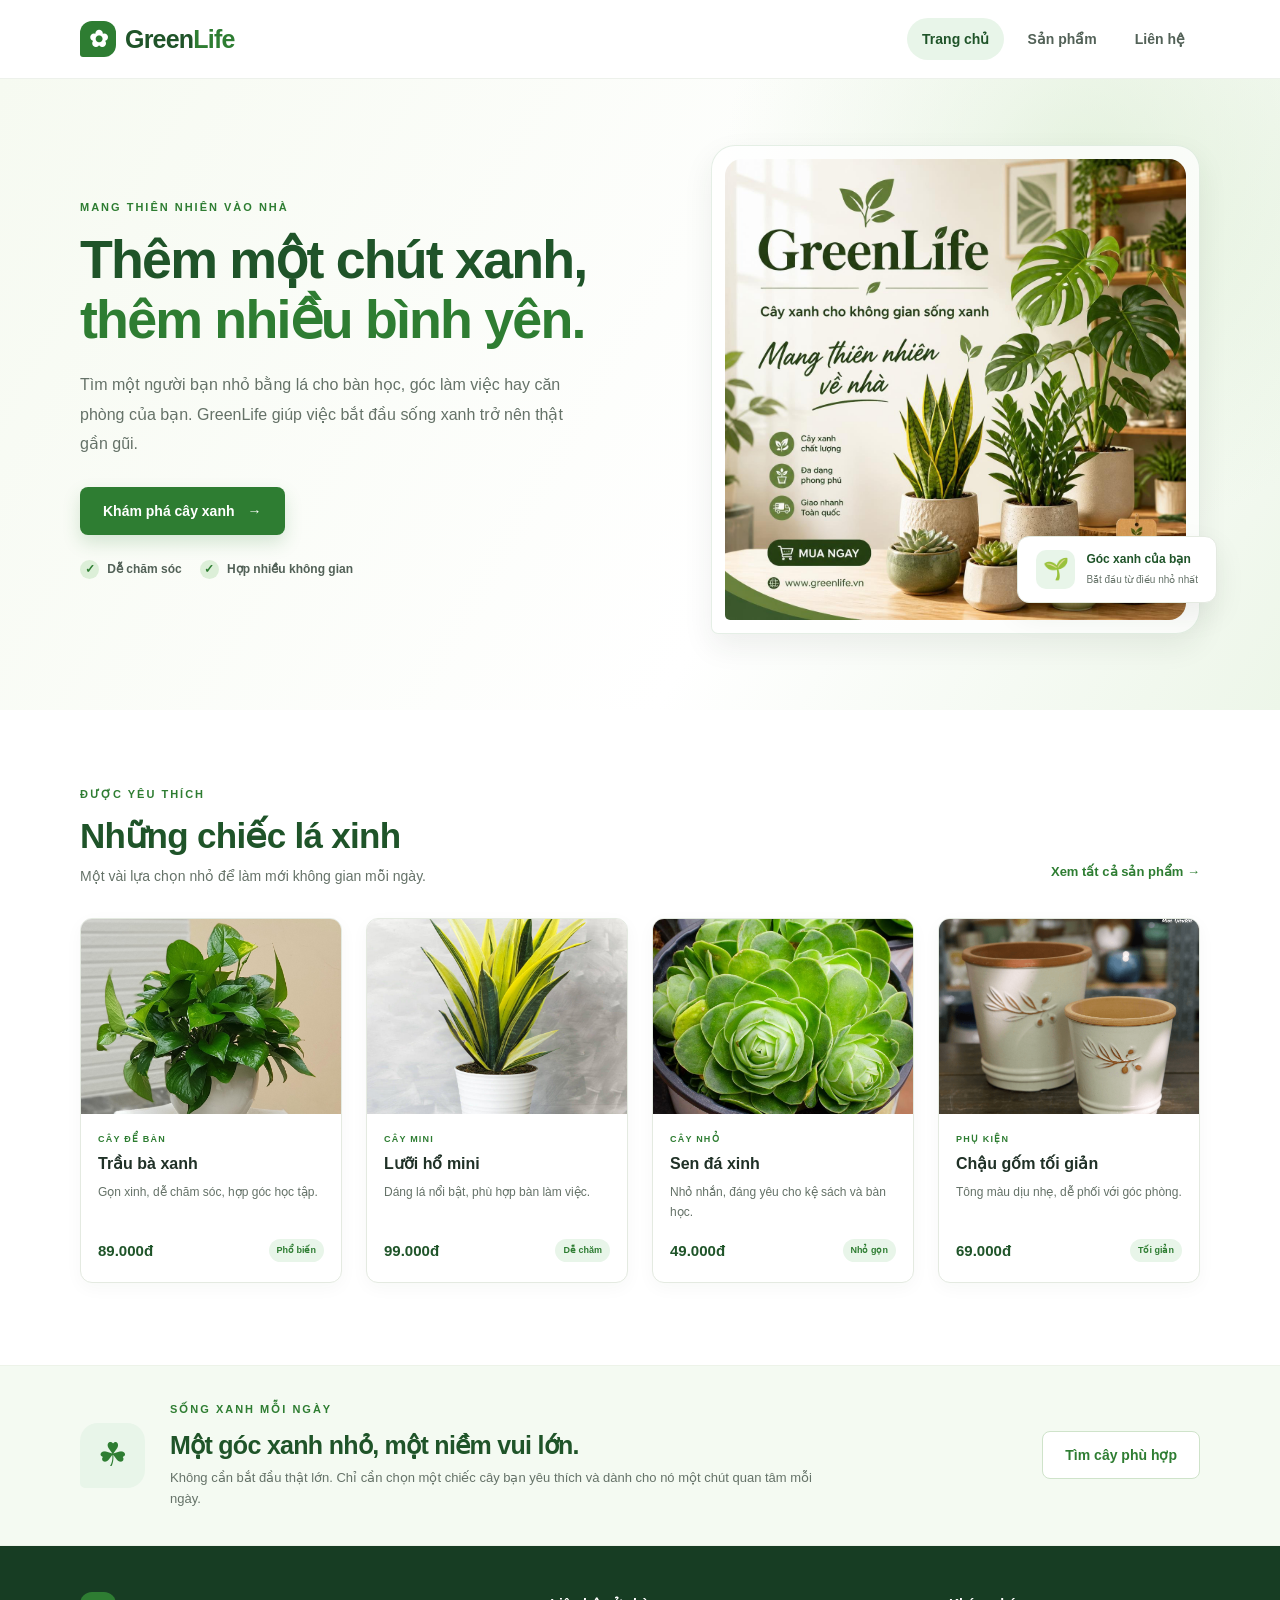
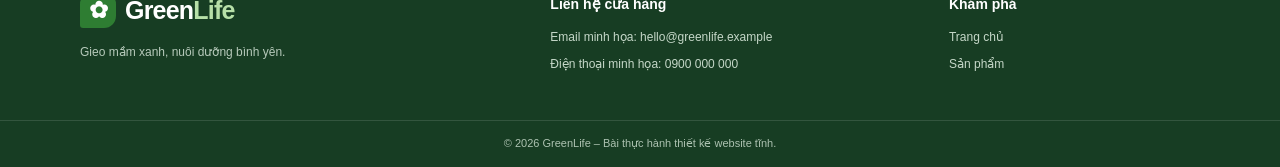
<file: 025810124_NguyenCacGioi/GreenLife-du-an-web/du-an-web/public/index.html>
<!DOCTYPE html>
<html lang="vi">
<head>
    <meta charset="UTF-8">
    <meta name="viewport" content="width=device-width, initial-scale=1.0">
    <meta name="description" content="GreenLife - cửa hàng cây xanh cho góc học tập, làm việc và không gian sống.">
    <title>GreenLife | Cửa hàng cây xanh</title>
    <link rel="stylesheet" href="css/style.css">
</head>
<body>
    <!-- Đầu trang: logo và menu điều hướng -->
    <header class="dau-trang">
        <div class="khung-noi-dung dau-trang-ben-trong">
            <a class="logo" href="index.html" aria-label="GreenLife - Trang chủ">
                <span class="logo-bieu-tuong" aria-hidden="true">✿</span>
                <span>Green<span class="logo-diem-nhan">Life</span></span>
            </a>
            <nav class="menu" aria-label="Menu chính">
                <a class="menu-lien-ket menu-dang-chon" href="index.html">Trang chủ</a>
                <a class="menu-lien-ket" href="san-pham.html">Sản phẩm</a>
                <a class="menu-lien-ket" href="#lien-he">Liên hệ</a>
            </nav>
        </div>
    </header>

    <main>
        <!-- Khối giới thiệu chính -->
        <section class="khoi-gioi-thieu">
            <div class="khung-noi-dung gioi-thieu-ben-trong">
                <div class="noi-dung-gioi-thieu">
                    <p class="nhan-nho">MANG THIÊN NHIÊN VÀO NHÀ</p>
                    <h1>Thêm một chút xanh,<br><span>thêm nhiều bình yên.</span></h1>
                    <p class="mo-ta-gioi-thieu">Tìm một người bạn nhỏ bằng lá cho bàn học, góc làm việc hay căn phòng của bạn. GreenLife giúp việc bắt đầu sống xanh trở nên thật gần gũi.</p>
                    <a class="nut nut-chinh" href="san-pham.html">Khám phá cây xanh <span aria-hidden="true">→</span></a>
                    <div class="loi-ich-ngan">
                        <span><span class="dau-tich" aria-hidden="true">✓</span> Dễ chăm sóc</span>
                        <span><span class="dau-tich" aria-hidden="true">✓</span> Hợp nhiều không gian</span>
                    </div>
                </div>
                <div class="anh-gioi-thieu">
                    <img src="img/Hình ảnh do Canva AI tạo ra 23_46_58 9 thg 10, 2026.jpg" alt="Ảnh minh họa các chậu cây xanh trong không gian sáng">
                    <div class="nhan-anh">
                        <span class="nhan-anh-bieu-tuong" aria-hidden="true">🌱</span>
                        <span><strong>Góc xanh của bạn</strong><small>Bắt đầu từ điều nhỏ nhất</small></span>
                    </div>
                </div>
            </div>
        </section>

        <!-- Khu vực sản phẩm nổi bật -->
        <section class="khu-san-pham khung-noi-dung" id="san-pham">
            <div class="tieu-de-khu-vuc">
                <div>
                    <p class="nhan-nho">ĐƯỢC YÊU THÍCH</p>
                    <h2>Những chiếc lá xinh</h2>
                    <p class="mo-ta-khu-vuc">Một vài lựa chọn nhỏ để làm mới không gian mỗi ngày.</p>
                </div>
                <a class="lien-ket-xem-tat-ca" href="san-pham.html">Xem tất cả sản phẩm <span aria-hidden="true">→</span></a>
            </div>

            <div class="luoi-san-pham">
                <article class="the-san-pham">
                    <a class="anh-san-pham" href="san-pham.html" aria-label="Xem cây trầu bà">
                        <img src="img/trauba.jpg" alt="Ảnh minh họa cây trầu bà">
                    </a>
                    <div class="thong-tin-san-pham">
                        <span class="nhom-san-pham">CÂY ĐỂ BÀN</span>
                        <h3>Trầu bà xanh</h3>
                        <p>Gọn xinh, dễ chăm sóc, hợp góc học tập.</p>
                        <div class="hang-gia"><strong>89.000đ</strong><span class="nhan-pho-bien">Phổ biến</span></div>
                    </div>
                </article>

                <article class="the-san-pham">
                    <a class="anh-san-pham" href="san-pham.html" aria-label="Xem cây lưỡi hổ mini">
                        <img src="img/luoiho.png" alt="Ảnh minh họa cây lưỡi hổ mini">
                    </a>
                    <div class="thong-tin-san-pham">
                        <span class="nhom-san-pham">CÂY MINI</span>
                        <h3>Lưỡi hổ mini</h3>
                        <p>Dáng lá nổi bật, phù hợp bàn làm việc.</p>
                        <div class="hang-gia"><strong>99.000đ</strong><span class="nhan-pho-bien">Dễ chăm</span></div>
                    </div>
                </article>

                <article class="the-san-pham">
                    <a class="anh-san-pham" href="san-pham.html" aria-label="Xem sen đá">
                        <img src="img/senda.jpg" alt="Ảnh minh họa chậu sen đá">
                    </a>
                    <div class="thong-tin-san-pham">
                        <span class="nhom-san-pham">CÂY NHỎ</span>
                        <h3>Sen đá xinh</h3>
                        <p>Nhỏ nhắn, đáng yêu cho kệ sách và bàn học.</p>
                        <div class="hang-gia"><strong>49.000đ</strong><span class="nhan-pho-bien">Nhỏ gọn</span></div>
                    </div>
                </article>

                <article class="the-san-pham">
                    <a class="anh-san-pham" href="san-pham.html" aria-label="Xem chậu gốm">
                        <img src="img/gom-ly-go-la-1.png" alt="Ảnh minh họa chậu gốm trồng cây">
                    </a>
                    <div class="thong-tin-san-pham">
                        <span class="nhom-san-pham">PHỤ KIỆN</span>
                        <h3>Chậu gốm tối giản</h3>
                        <p>Tông màu dịu nhẹ, dễ phối với góc phòng.</p>
                        <div class="hang-gia"><strong>69.000đ</strong><span class="nhan-pho-bien">Tối giản</span></div>
                    </div>
                </article>
            </div>
        </section>

        <!-- Khối thông điệp thương hiệu -->
        <section class="thong-diep">
            <div class="khung-noi-dung thong-diep-ben-trong">
                <span class="thong-diep-bieu-tuong" aria-hidden="true">☘</span>
                <div>
                    <p class="nhan-nho">SỐNG XANH MỖI NGÀY</p>
                    <h2>Một góc xanh nhỏ, một niềm vui lớn.</h2>
                    <p>Không cần bắt đầu thật lớn. Chỉ cần chọn một chiếc cây bạn yêu thích và dành cho nó một chút quan tâm mỗi ngày.</p>
                </div>
                <a class="nut nut-phu" href="san-pham.html">Tìm cây phù hợp</a>
            </div>
        </section>
    </main>

    <!-- Chân trang: thông tin liên hệ và điều hướng -->
    <footer class="chan-trang" id="lien-he">
        <div class="khung-noi-dung chan-trang-ben-trong">
            <div class="chan-trang-thuong-hieu">
                <a class="logo logo-chan-trang" href="index.html"><span class="logo-bieu-tuong" aria-hidden="true">✿</span><span>Green<span class="logo-diem-nhan">Life</span></span></a>
                <p>Gieo mầm xanh, nuôi dưỡng bình yên.</p>
            </div>
            <div class="chan-trang-lien-he">
                <h2>Liên hệ cửa hàng</h2>
                <p>Email minh họa: hello@greenlife.example</p>
                <p>Điện thoại minh họa: 0900 000 000</p>
            </div>
            <div class="chan-trang-dieu-huong">
                <h2>Khám phá</h2>
                <a href="index.html">Trang chủ</a>
                <a href="san-pham.html">Sản phẩm</a>
            </div>
        </div>
        <div class="ban-quyen">
            <p>© 2026 GreenLife – Bài thực hành thiết kế website tĩnh.</p>
        </div>
    </footer>
</body>
</html>
</file>
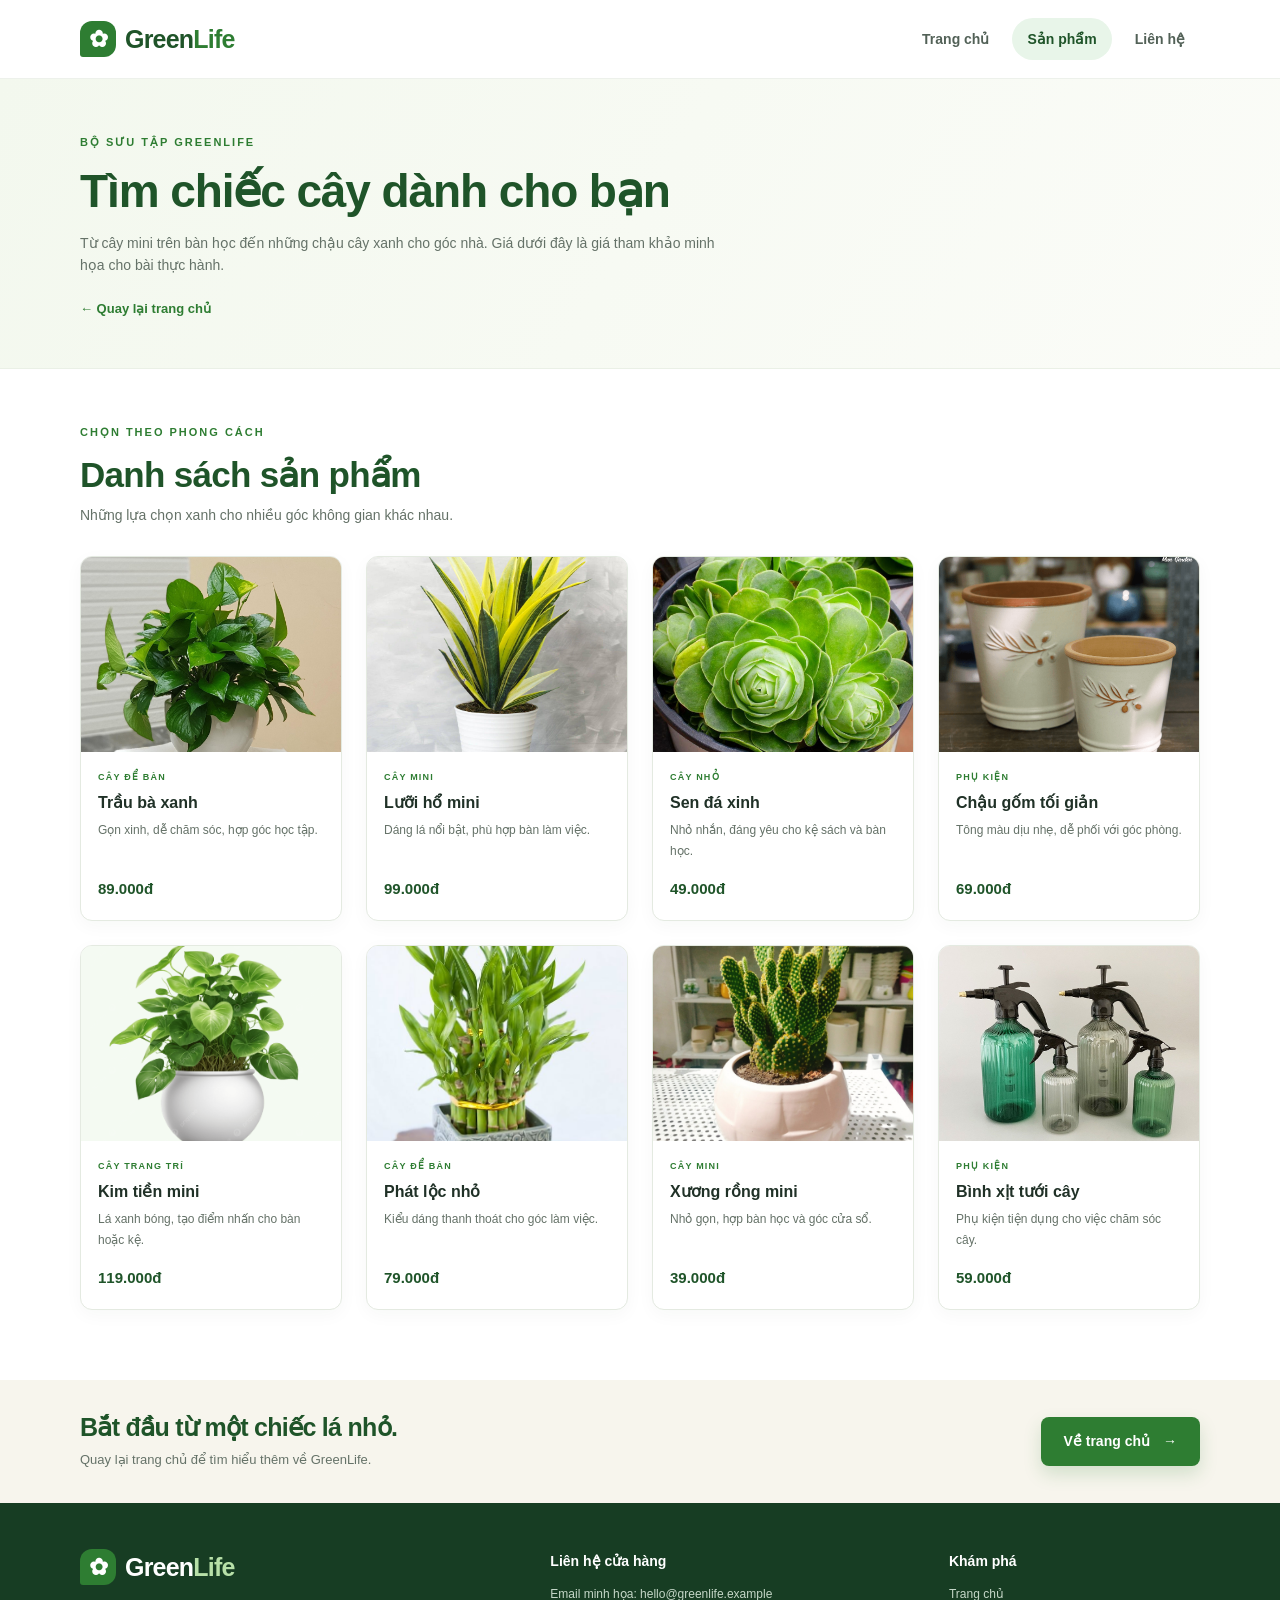
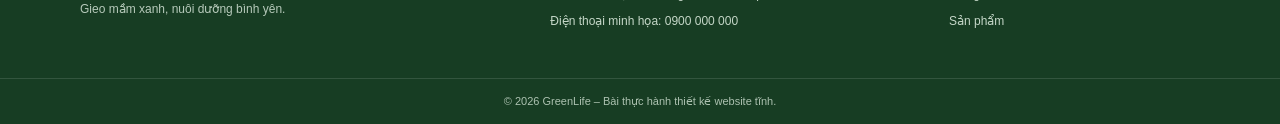
<file: 025810124_NguyenCacGioi/GreenLife-du-an-web/du-an-web/public/san-pham.html>
<!DOCTYPE html>
<html lang="vi">
<head>
    <meta charset="UTF-8">
    <meta name="viewport" content="width=device-width, initial-scale=1.0">
    <meta name="description" content="Khám phá các loại cây cảnh, cây để bàn và phụ kiện tại GreenLife.">
    <title>Sản phẩm | GreenLife</title>
    <link rel="stylesheet" href="css/style.css">
</head>
<body>
    <!-- Đầu trang: dùng chung cấu trúc và CSS với trang chủ -->
    <header class="dau-trang">
        <div class="khung-noi-dung dau-trang-ben-trong">
            <a class="logo" href="index.html" aria-label="GreenLife - Trang chủ">
                <span class="logo-bieu-tuong" aria-hidden="true">✿</span>
                <span>Green<span class="logo-diem-nhan">Life</span></span>
            </a>
            <nav class="menu" aria-label="Menu chính">
                <a class="menu-lien-ket" href="index.html">Trang chủ</a>
                <a class="menu-lien-ket menu-dang-chon" href="san-pham.html">Sản phẩm</a>
                <a class="menu-lien-ket" href="index.html#lien-he">Liên hệ</a>
            </nav>
        </div>
    </header>

    <main>
        <!-- Tiêu đề trang sản phẩm -->
        <section class="dau-trang-san-pham">
            <div class="khung-noi-dung">
                <p class="nhan-nho">BỘ SƯU TẬP GREENLIFE</p>
                <h1>Tìm chiếc cây dành cho bạn</h1>
                <p>Từ cây mini trên bàn học đến những chậu cây xanh cho góc nhà. Giá dưới đây là giá tham khảo minh họa cho bài thực hành.</p>
                <a class="lien-ket-quay-lai" href="index.html">← Quay lại trang chủ</a>
            </div>
        </section>

        <!-- Danh sách 8 sản phẩm minh họa theo đặc tả -->
        <section class="khu-san-pham khung-noi-dung trang-danh-sach-san-pham">
            <div class="tieu-de-khu-vuc">
                <div>
                    <p class="nhan-nho">CHỌN THEO PHONG CÁCH</p>
                    <h2>Danh sách sản phẩm</h2>
                    <p class="mo-ta-khu-vuc">Những lựa chọn xanh cho nhiều góc không gian khác nhau.</p>
                </div>
            </div>

            <div class="luoi-san-pham">
                <article class="the-san-pham">
                    <div class="anh-san-pham"><img src="img/trauba.jpg" alt="Ảnh minh họa cây trầu bà xanh"></div>
                    <div class="thong-tin-san-pham"><span class="nhom-san-pham">CÂY ĐỂ BÀN</span><h3>Trầu bà xanh</h3><p>Gọn xinh, dễ chăm sóc, hợp góc học tập.</p><div class="hang-gia"><strong>89.000đ</strong></div></div>
                </article>
                <article class="the-san-pham">
                    <div class="anh-san-pham"><img src="img/luoiho.png" alt="Ảnh minh họa cây lưỡi hổ mini"></div>
                    <div class="thong-tin-san-pham"><span class="nhom-san-pham">CÂY MINI</span><h3>Lưỡi hổ mini</h3><p>Dáng lá nổi bật, phù hợp bàn làm việc.</p><div class="hang-gia"><strong>99.000đ</strong></div></div>
                </article>
                <article class="the-san-pham">
                    <div class="anh-san-pham"><img src="img/senda.jpg" alt="Ảnh minh họa chậu sen đá"></div>
                    <div class="thong-tin-san-pham"><span class="nhom-san-pham">CÂY NHỎ</span><h3>Sen đá xinh</h3><p>Nhỏ nhắn, đáng yêu cho kệ sách và bàn học.</p><div class="hang-gia"><strong>49.000đ</strong></div></div>
                </article>
                <article class="the-san-pham">
                    <div class="anh-san-pham"><img src="img/gom-ly-go-la-1.png" alt="Ảnh minh họa chậu gốm trồng cây"></div>
                    <div class="thong-tin-san-pham"><span class="nhom-san-pham">PHỤ KIỆN</span><h3>Chậu gốm tối giản</h3><p>Tông màu dịu nhẹ, dễ phối với góc phòng.</p><div class="hang-gia"><strong>69.000đ</strong></div></div>
                </article>
                <article class="the-san-pham">
                    <div class="anh-san-pham"><img src="img/caykimtien.png" alt="Ảnh minh họa cây kim tiền"></div>
                    <div class="thong-tin-san-pham"><span class="nhom-san-pham">CÂY TRANG TRÍ</span><h3>Kim tiền mini</h3><p>Lá xanh bóng, tạo điểm nhấn cho bàn hoặc kệ.</p><div class="hang-gia"><strong>119.000đ</strong></div></div>
                </article>
                <article class="the-san-pham">
                    <div class="anh-san-pham"><img src="img/cay-phat-tai-phat-loc.jpg" alt="Ảnh minh họa cây phát lộc"></div>
                    <div class="thong-tin-san-pham"><span class="nhom-san-pham">CÂY ĐỂ BÀN</span><h3>Phát lộc nhỏ</h3><p>Kiểu dáng thanh thoát cho góc làm việc.</p><div class="hang-gia"><strong>79.000đ</strong></div></div>
                </article>
                <article class="the-san-pham">
                    <div class="anh-san-pham"><img src="img/cay-xuong-rong-tai-tho-thumb.jpg" alt="Ảnh minh họa cây xương rồng mini"></div>
                    <div class="thong-tin-san-pham"><span class="nhom-san-pham">CÂY MINI</span><h3>Xương rồng mini</h3><p>Nhỏ gọn, hợp bàn học và góc cửa sổ.</p><div class="hang-gia"><strong>39.000đ</strong></div></div>
                </article>
                <article class="the-san-pham">
                    <div class="anh-san-pham"><img src="img/binhtuoicay.jpg" alt="Ảnh minh họa bình xịt tưới cây nhỏ"></div>
                    <div class="thong-tin-san-pham"><span class="nhom-san-pham">PHỤ KIỆN</span><h3>Bình xịt tưới cây</h3><p>Phụ kiện tiện dụng cho việc chăm sóc cây.</p><div class="hang-gia"><strong>59.000đ</strong></div></div>
                </article>
            </div>
        </section>

        <!-- Lời nhắc quay lại trang chủ -->
        <section class="loi-moi">
            <div class="khung-noi-dung loi-moi-ben-trong">
                <div><h2>Bắt đầu từ một chiếc lá nhỏ.</h2><p>Quay lại trang chủ để tìm hiểu thêm về GreenLife.</p></div>
                <a class="nut nut-chinh" href="index.html">Về trang chủ <span aria-hidden="true">→</span></a>
            </div>
        </section>
    </main>

    <!-- Chân trang: thông tin cửa hàng minh họa -->
    <footer class="chan-trang" id="lien-he">
        <div class="khung-noi-dung chan-trang-ben-trong">
            <div class="chan-trang-thuong-hieu">
                <a class="logo logo-chan-trang" href="index.html"><span class="logo-bieu-tuong" aria-hidden="true">✿</span><span>Green<span class="logo-diem-nhan">Life</span></span></a>
                <p>Gieo mầm xanh, nuôi dưỡng bình yên.</p>
            </div>
            <div class="chan-trang-lien-he">
                <h2>Liên hệ cửa hàng</h2>
                <p>Email minh họa: hello@greenlife.example</p>
                <p>Điện thoại minh họa: 0900 000 000</p>
            </div>
            <div class="chan-trang-dieu-huong">
                <h2>Khám phá</h2>
                <a href="index.html">Trang chủ</a>
                <a href="san-pham.html">Sản phẩm</a>
            </div>
        </div>
        <div class="ban-quyen"><p>© 2026 GreenLife – Bài thực hành thiết kế website tĩnh.</p></div>
    </footer>
</body>
</html>
</file>
<file: 025810124_NguyenCacGioi/GreenLife-du-an-web/du-an-web/public/css/style.css>
/* =========================================================
   GREENLIFE – CSS dùng chung cho trang chủ và trang sản phẩm
   ========================================================= */

/* 1. Thiết lập chung, màu sắc và cách tính kích thước */
:root {
    --xanh-dam: #2e7d32;
    --xanh-sau: #1f5429;
    --xanh-nhat: #e8f5e9;
    --xanh-rat-nhat: #f4faf2;
    --kem: #f7f5ed;
    --chu: #203127;
    --chu-phu: #657268;
    --trang: #ffffff;
    --vien: #e4eae1;
    --bong: 0 12px 30px rgba(32, 49, 39, 0.08);
}

* {
    box-sizing: border-box;
}

html {
    scroll-behavior: smooth;
}

body {
    margin: 0;
    color: var(--chu);
    background: var(--trang);
    font-family: Arial, Helvetica, sans-serif;
    line-height: 1.6;
}

img {
    display: block;
    width: 100%;
    max-width: 100%;
    object-fit: cover;
}

a {
    color: inherit;
    text-decoration: none;
}

p {
    margin-top: 0;
}

.khung-noi-dung {
    width: min(1120px, calc(100% - 40px));
    margin: 0 auto;
}

/* 2. Đầu trang, logo và menu điều hướng */
.dau-trang {
    position: relative;
    z-index: 2;
    background: var(--trang);
    border-bottom: 1px solid #edf1eb;
}

.dau-trang-ben-trong {
    min-height: 78px;
    display: flex;
    align-items: center;
    justify-content: space-between;
    gap: 24px;
}

.logo {
    display: inline-flex;
    align-items: center;
    gap: 9px;
    color: var(--xanh-sau);
    font-size: 25px;
    font-weight: 800;
    letter-spacing: -0.8px;
    white-space: nowrap;
}

.logo-bieu-tuong {
    display: inline-grid;
    width: 36px;
    height: 36px;
    place-items: center;
    color: var(--trang);
    background: var(--xanh-dam);
    border-radius: 12px 12px 12px 3px;
    font-size: 23px;
}

.logo-diem-nhan {
    color: var(--xanh-dam);
}

.menu {
    display: flex;
    align-items: center;
    justify-content: flex-end;
    flex-wrap: wrap;
    gap: 8px;
}

.menu-lien-ket {
    display: inline-block;
    padding: 10px 15px;
    color: #526157;
    font-size: 14px;
    font-weight: 700;
    border-radius: 24px;
    transition: background-color 0.2s ease, color 0.2s ease;
}

.menu-lien-ket:hover,
.menu-lien-ket:focus-visible,
.menu-dang-chon {
    color: var(--xanh-sau);
    background: var(--xanh-nhat);
}

/* 3. Khối giới thiệu chính ở trang chủ */
.khoi-gioi-thieu {
    overflow: hidden;
    padding: 66px 0 76px;
    background:
        radial-gradient(circle at 85% 15%, rgba(205, 230, 194, 0.5), transparent 30%),
        linear-gradient(120deg, #f6faf1 0%, #ffffff 62%, #edf6e9 100%);
}

.gioi-thieu-ben-trong {
    display: grid;
    grid-template-columns: 1.08fr 0.92fr;
    align-items: center;
    gap: 58px;
}

.nhan-nho {
    margin-bottom: 12px;
    color: var(--xanh-dam);
    font-size: 11px;
    font-weight: 800;
    letter-spacing: 2px;
}

.noi-dung-gioi-thieu h1 {
    margin: 0 0 20px;
    color: var(--xanh-sau);
    font-size: clamp(36px, 4.2vw, 56px);
    line-height: 1.13;
    letter-spacing: -1.8px;
}

.noi-dung-gioi-thieu h1 span {
    color: var(--xanh-dam);
}

.mo-ta-gioi-thieu {
    max-width: 510px;
    margin-bottom: 28px;
    color: var(--chu-phu);
    font-size: 16px;
    line-height: 1.85;
}

.nut {
    display: inline-flex;
    align-items: center;
    justify-content: center;
    gap: 13px;
    min-height: 48px;
    padding: 12px 22px;
    border: 1px solid transparent;
    border-radius: 8px;
    font-size: 14px;
    font-weight: 700;
    transition: transform 0.2s ease, background-color 0.2s ease;
}

.nut:hover {
    transform: translateY(-2px);
}

.nut-chinh {
    color: var(--trang);
    background: var(--xanh-dam);
    box-shadow: 0 8px 18px rgba(46, 125, 50, 0.18);
}

.nut-chinh:hover {
    background: var(--xanh-sau);
}

.loi-ich-ngan {
    display: flex;
    flex-wrap: wrap;
    gap: 18px;
    margin-top: 25px;
    color: #526157;
    font-size: 12px;
    font-weight: 700;
}

.dau-tich {
    display: inline-grid;
    width: 19px;
    height: 19px;
    margin-right: 5px;
    place-items: center;
    color: var(--xanh-dam);
    background: #dcefd8;
    border-radius: 50%;
}

.anh-gioi-thieu {
    position: relative;
    padding: 13px;
    background: rgba(255, 255, 255, 0.75);
    border: 1px solid rgba(46, 125, 50, 0.12);
    border-radius: 24px 24px 24px 7px;
    box-shadow: var(--bong);
}


.anh-gioi-thieu > img {
    display: block;
    width: 100%;
    height: auto;
    min-height: 0;
    aspect-ratio: auto;
    object-fit: contain;
    object-position: center;
    border-radius: 17px 17px 17px 5px;
}

.nhan-anh {
    position: absolute;
    right: -18px;
    bottom: 30px;
    display: flex;
    align-items: center;
    gap: 11px;
    padding: 13px 18px;
    background: var(--trang);
    border: 1px solid var(--vien);
    border-radius: 12px;
    box-shadow: var(--bong);
}

.nhan-anh-bieu-tuong {
    display: grid;
    width: 39px;
    height: 39px;
    place-items: center;
    background: var(--xanh-nhat);
    border-radius: 10px;
    font-size: 21px;
}

.nhan-anh strong,
.nhan-anh small {
    display: block;
}

.nhan-anh strong {
    color: var(--xanh-sau);
    font-size: 12px;
}

.nhan-anh small {
    margin-top: 2px;
    color: var(--chu-phu);
    font-size: 10px;
}

/* 4. Tiêu đề khu vực và lưới thẻ sản phẩm */
.khu-san-pham {
    padding-top: 76px;
    padding-bottom: 82px;
}

.tieu-de-khu-vuc {
    display: flex;
    align-items: flex-end;
    justify-content: space-between;
    gap: 24px;
    margin-bottom: 30px;
}

.tieu-de-khu-vuc h2,
.thong-diep h2,
.loi-moi h2 {
    margin: 0 0 8px;
    color: var(--xanh-sau);
    font-size: clamp(26px, 3vw, 35px);
    line-height: 1.2;
    letter-spacing: -0.7px;
}

.mo-ta-khu-vuc {
    margin-bottom: 0;
    color: var(--chu-phu);
    font-size: 14px;
}

.lien-ket-xem-tat-ca {
    flex-shrink: 0;
    padding-bottom: 5px;
    color: var(--xanh-dam);
    font-size: 13px;
    font-weight: 800;
}

.lien-ket-xem-tat-ca:hover,
.lien-ket-quay-lai:hover {
    text-decoration: underline;
}

.luoi-san-pham {
    display: grid;
    grid-template-columns: repeat(4, minmax(0, 1fr));
    gap: 24px;
}

.the-san-pham {
    overflow: hidden;
    min-width: 0;
    background: var(--trang);
    border: 1px solid var(--vien);
    border-radius: 12px;
    box-shadow: 0 5px 18px rgba(32, 49, 39, 0.035);
    transition: transform 0.2s ease, box-shadow 0.2s ease;
}

.the-san-pham:hover {
    transform: translateY(-4px);
    box-shadow: var(--bong);
}

.anh-san-pham {
    display: block;
    overflow: hidden;
    background: var(--xanh-rat-nhat);
}

.anh-san-pham img,
.the-san-pham > .anh-san-pham img,
.the-san-pham > .anh-san-pham {
    aspect-ratio: 4 / 3;
}

.anh-san-pham img,
.the-san-pham > .anh-san-pham img {
    transition: transform 0.25s ease;
}

.the-san-pham:hover .anh-san-pham img {
    transform: scale(1.035);
}

.thong-tin-san-pham {
    padding: 18px 17px 19px;
}

.nhom-san-pham {
    display: block;
    margin-bottom: 7px;
    color: var(--xanh-dam);
    font-size: 9px;
    font-weight: 800;
    letter-spacing: 1.2px;
}

.thong-tin-san-pham h3 {
    margin: 0 0 7px;
    color: var(--chu);
    font-size: 16px;
    line-height: 1.35;
}

.thong-tin-san-pham p {
    min-height: 44px;
    margin-bottom: 13px;
    color: var(--chu-phu);
    font-size: 12px;
    line-height: 1.7;
}

.hang-gia {
    display: flex;
    align-items: center;
    justify-content: space-between;
    gap: 8px;
}

.hang-gia strong {
    color: var(--xanh-sau);
    font-size: 15px;
}

.nhan-pho-bien {
    padding: 4px 8px;
    color: var(--xanh-dam);
    background: var(--xanh-nhat);
    border-radius: 20px;
    font-size: 9px;
    font-weight: 700;
}

/* 5. Khối thông điệp xanh ở cuối trang chủ */
.thong-diep {
    padding: 35px 0;
    background: var(--xanh-rat-nhat);
    border-top: 1px solid #edf3e9;
    border-bottom: 1px solid #edf3e9;
}

.thong-diep-ben-trong {
    display: flex;
    align-items: center;
    gap: 25px;
}

.thong-diep-bieu-tuong {
    display: grid;
    flex: 0 0 65px;
    width: 65px;
    height: 65px;
    place-items: center;
    color: var(--xanh-dam);
    background: var(--xanh-nhat);
    border-radius: 18px 18px 18px 5px;
    font-size: 33px;
}

.thong-diep h2 {
    font-size: 25px;
}

.thong-diep p:last-child {
    max-width: 650px;
    margin-bottom: 0;
    color: var(--chu-phu);
    font-size: 13px;
}

.nut-phu {
    flex-shrink: 0;
    margin-left: auto;
    color: var(--xanh-dam);
    background: var(--trang);
    border-color: #cfe3ca;
}

/* 6. Đầu trang riêng của trang danh sách sản phẩm */
.dau-trang-san-pham {
    padding: 55px 0 48px;
    background: linear-gradient(120deg, #f3f8ee, #fbfcf8);
    border-bottom: 1px solid #eaf0e6;
}

.dau-trang-san-pham h1 {
    margin: 0 0 13px;
    color: var(--xanh-sau);
    font-size: clamp(32px, 4vw, 46px);
    line-height: 1.2;
    letter-spacing: -1.1px;
}

.dau-trang-san-pham .khung-noi-dung > p:not(.nhan-nho) {
    max-width: 650px;
    margin-bottom: 18px;
    color: var(--chu-phu);
    font-size: 14px;
}

.lien-ket-quay-lai {
    color: var(--xanh-dam);
    font-size: 13px;
    font-weight: 800;
}

.trang-danh-sach-san-pham {
    padding-top: 55px;
    padding-bottom: 70px;
}

.trang-danh-sach-san-pham .the-san-pham > .anh-san-pham {
    overflow: hidden;
}

.trang-danh-sach-san-pham .the-san-pham > .anh-san-pham img {
    aspect-ratio: 4 / 3;
}

.loi-moi {
    padding: 32px 0;
    background: var(--kem);
}

.loi-moi-ben-trong {
    display: flex;
    align-items: center;
    justify-content: space-between;
    gap: 24px;
}

.loi-moi h2 {
    font-size: 25px;
}

.loi-moi p {
    margin-bottom: 0;
    color: var(--chu-phu);
    font-size: 13px;
}

/* 7. Chân trang và thông tin liên hệ */
.chan-trang {
    color: #dce9dd;
    background: #173d23;
}

.chan-trang-ben-trong {
    display: grid;
    grid-template-columns: 1.2fr 1fr 0.7fr;
    gap: 40px;
    padding-top: 44px;
    padding-bottom: 38px;
}

.logo-chan-trang {
    color: var(--trang);
}

.logo-chan-trang .logo-diem-nhan {
    color: #b7e0a8;
}

.chan-trang-thuong-hieu p {
    margin: 13px 0 0;
    color: #b7cabb;
    font-size: 12px;
}

.chan-trang h2 {
    margin: 3px 0 13px;
    color: var(--trang);
    font-size: 14px;
}

.chan-trang-lien-he p,
.chan-trang-dieu-huong a {
    display: block;
    margin-bottom: 8px;
    color: #c5d7c8;
    font-size: 12px;
}

.chan-trang-dieu-huong a:hover {
    color: var(--trang);
}

.ban-quyen {
    padding: 14px 20px;
    text-align: center;
    border-top: 1px solid rgba(255, 255, 255, 0.12);
}

.ban-quyen p {
    margin: 0;
    color: #adc2b1;
    font-size: 11px;
}

/* 8. Màn hình máy tính bảng: lưới sản phẩm còn hai cột */
@media (max-width: 900px) {
    .gioi-thieu-ben-trong {
        gap: 32px;
    }

    .luoi-san-pham {
        grid-template-columns: repeat(2, minmax(0, 1fr));
    }

    .thong-diep-ben-trong {
        align-items: flex-start;
    }

    .chan-trang-ben-trong {
        gap: 25px;
    }
}

/* 9. Điện thoại: menu và nội dung chuyển thành bố cục dọc */
@media (max-width: 600px) {
    .khung-noi-dung {
        width: min(100% - 30px, 480px);
    }

    .dau-trang-ben-trong {
        align-items: flex-start;
        flex-direction: column;
        gap: 10px;
        padding-top: 15px;
        padding-bottom: 14px;
    }

    .logo {
        font-size: 23px;
    }

    .menu {
        justify-content: flex-start;
        gap: 3px;
        width: 100%;
    }

    .menu-lien-ket {
        padding: 8px 12px;
        font-size: 12px;
    }

    .khoi-gioi-thieu {
        padding: 42px 0 48px;
    }

    .gioi-thieu-ben-trong {
        grid-template-columns: minmax(0, 1fr);
        gap: 30px;
    }

    .noi-dung-gioi-thieu h1 {
        font-size: clamp(34px, 9vw, 43px);
        letter-spacing: -1.2px;
    }

    .mo-ta-gioi-thieu {
        font-size: 14px;
    }

    .anh-gioi-thieu {
        max-width: 460px;
    }

    .anh-gioi-thieu > img {
        min-height: 230px;
    }

    .nhan-anh {
        right: 7px;
        bottom: 20px;
        padding: 10px 12px;
    }

    .loi-ich-ngan {
        gap: 10px;
        font-size: 11px;
    }

    .khu-san-pham {
        padding-top: 52px;
        padding-bottom: 55px;
    }

    .tieu-de-khu-vuc {
        align-items: flex-start;
        flex-direction: column;
        gap: 12px;
    }

    .luoi-san-pham {
        grid-template-columns: minmax(0, 1fr);
        gap: 18px;
    }

    .thong-tin-san-pham {
        padding: 17px;
    }

    .thong-tin-san-pham p {
        min-height: 0;
    }

    .thong-diep-ben-trong {
        align-items: flex-start;
        flex-direction: column;
        gap: 17px;
    }

    .thong-diep h2 {
        font-size: 23px;
    }

    .nut-phu {
        margin-left: 0;
    }

    .dau-trang-san-pham {
        padding: 40px 0 35px;
    }

    .trang-danh-sach-san-pham {
        padding-top: 42px;
    }

    .loi-moi-ben-trong {
        align-items: flex-start;
        flex-direction: column;
    }

    .chan-trang-ben-trong {
        grid-template-columns: minmax(0, 1fr);
        gap: 25px;
        padding-top: 34px;
        padding-bottom: 30px;
    }
}

/* 10. Hỗ trợ người dùng giảm chuyển động nếu hệ điều hành bật tùy chọn này */
@media (prefers-reduced-motion: reduce) {
    html {
        scroll-behavior: auto;
    }

    *,
    *::before,
    *::after {
        transition-duration: 0.01ms !important;
        animation-duration: 0.01ms !important;
    }
}
</file>
